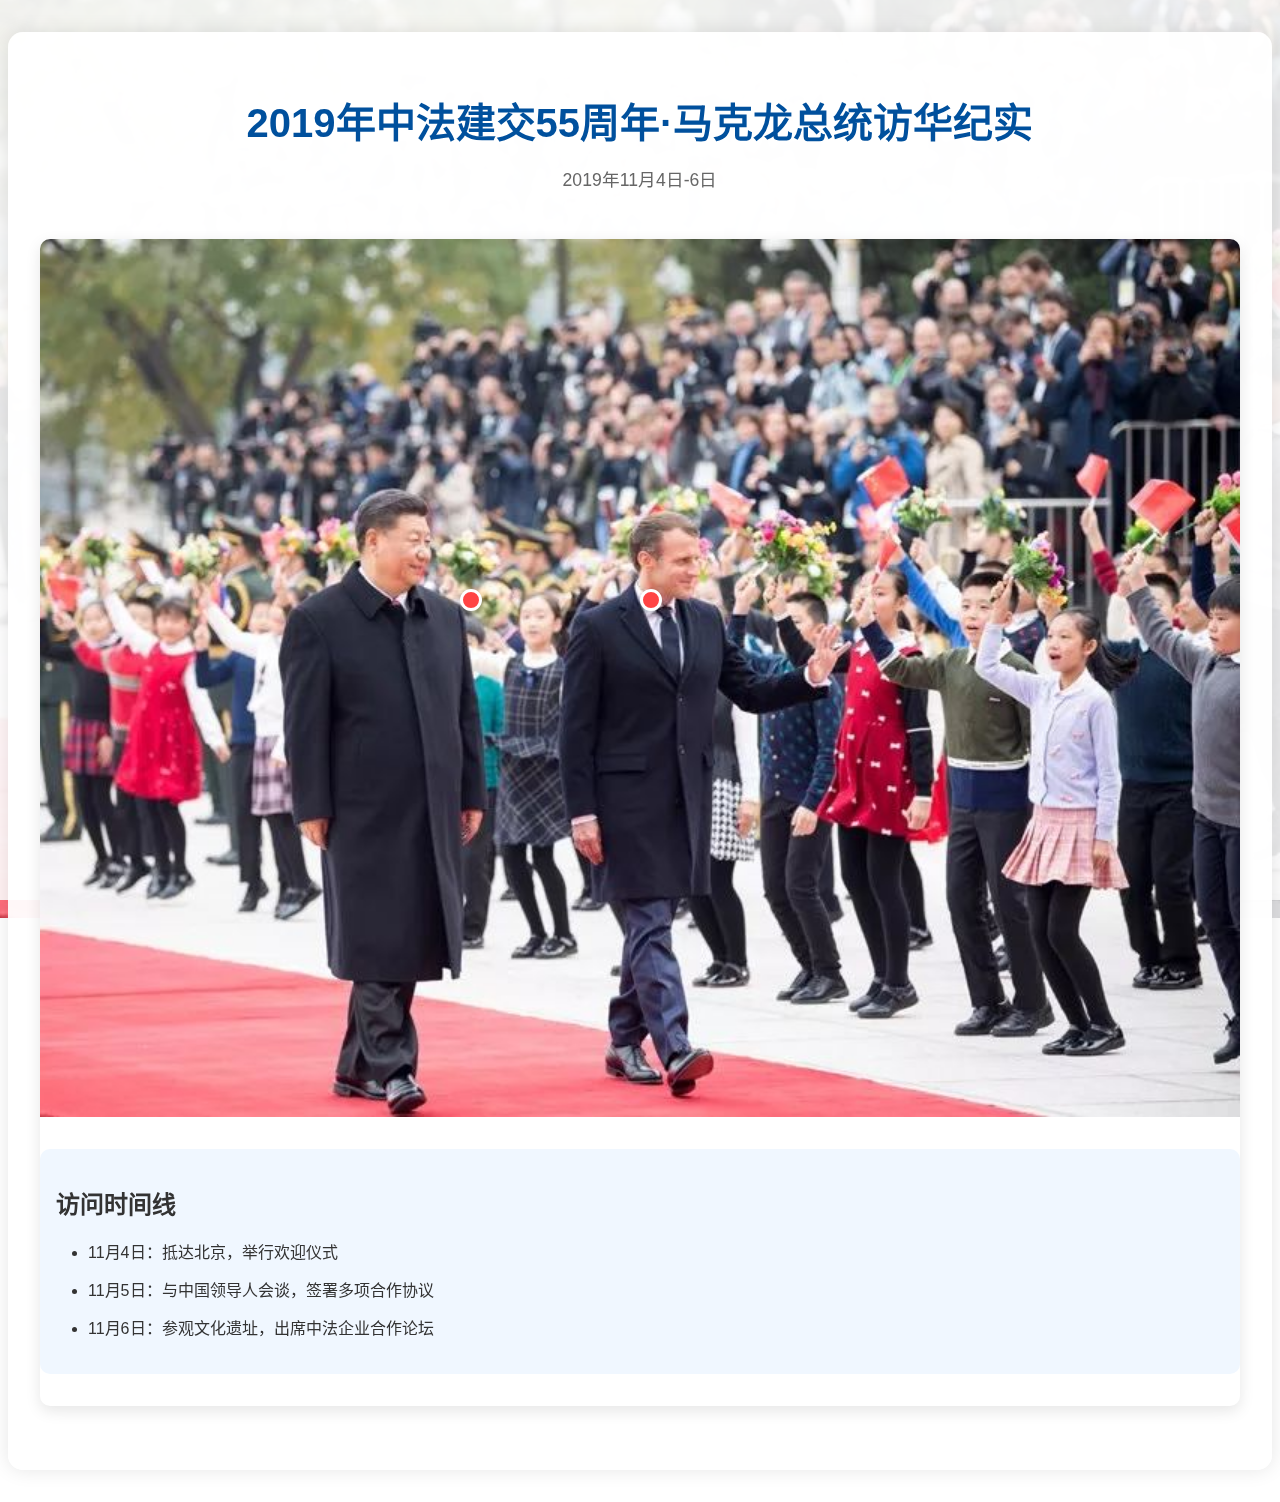
<file: index.html>
<!DOCTYPE html>
<html lang="zh-CN">
<head>
    <meta charset="UTF-8">
    <meta name="viewport" content="width=device-width, initial-scale=1.0">
    <title>2019马克龙访华：中法建交55周年的友好之旅</title>
    <link rel="stylesheet" href="styles.css">
</head>
<body>
    <div class="background-overlay"></div>
    <main class="container">
        <header class="header">
            <h1>2019年中法建交55周年·马克龙总统访华纪实</h1>
            <p class="date">2019年11月4日-6日</p>
        </header>

        <div class="main-image">
            <img src="19年马克龙访华.jpeg" alt="2019年马克龙访华全景" class="feature-image" usemap="#personMap">
        <map name="personMap">
            <area shape="polygon" coords="620,200,780,200,780,400,620,400" data-person="macron" alt="马克龙" title="点击查看马克龙信息">
            <area shape="polygon" coords="220,170,380,170,380,380,220,380" data-person="chinese-leader" alt="中国领导人" title="点击查看中国领导人信息">
        </map>

        <!-- 按用户需求设置红点位置 -->
        <div class="dot" style="top:30%; left:50%;" title="点击查看马克龙信息"></div>
        <div class="dot" style="top:30%; left:35%;" title="点击查看中方领导人信息"></div>

    </style>
            
        <section class="timeline" style="margin-top: 2rem;">
            <h2>访问时间线</h2>
            <ul>
                <li>11月4日：抵达北京，举行欢迎仪式</li>
                <li>11月5日：与中国领导人会谈，签署多项合作协议</li>
                <li>11月6日：参观文化遗址，出席中法企业合作论坛</li>
            </ul>
        </section>


    </main>

    <div class="modal" id="infoModal">
        <div class="modal-content">
            <span class="close" id="closeBtn">&times;</span>
            <h2 id="modalTitle"></h2>
            <div id="modalContent"></div>
        </div>
    </div>

    <script src="script.js"></script>
</body>
</html>
</file>
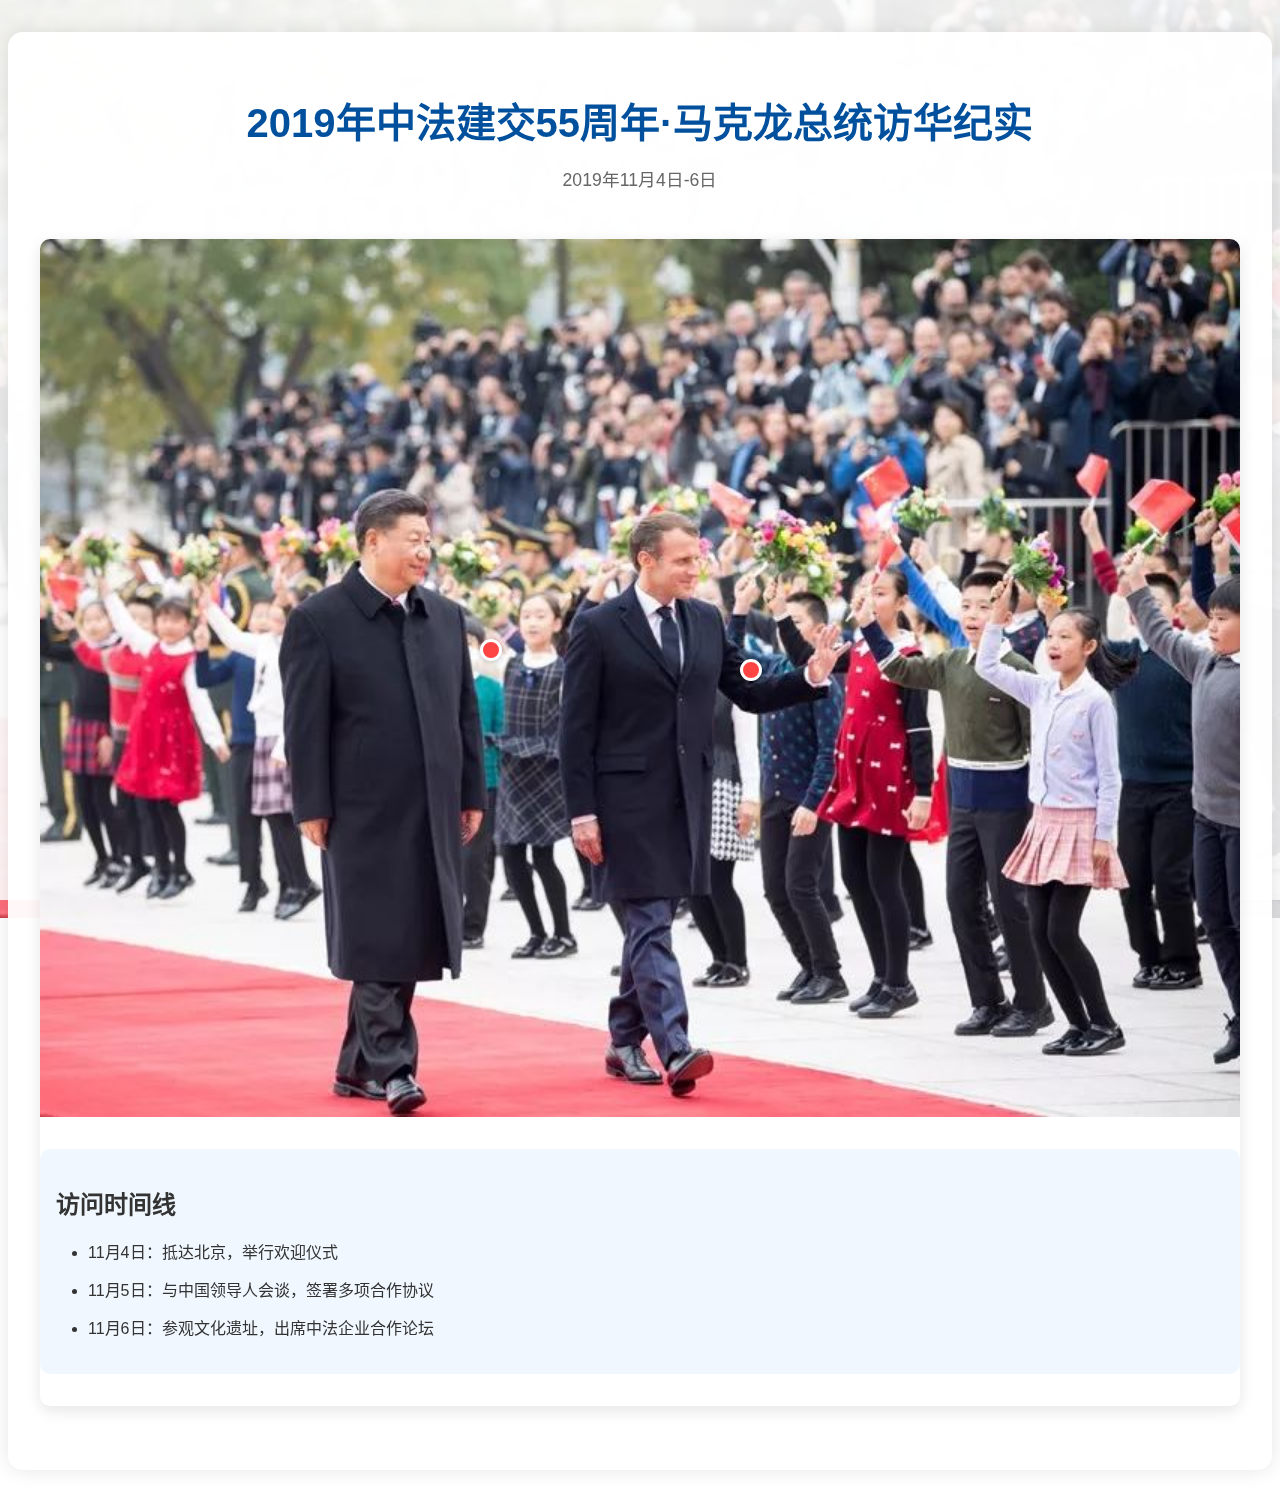
<file: news.html>
<!DOCTYPE html>
<html lang="zh-CN">
<head>
    <meta charset="UTF-8">
    <meta name="viewport" content="width=device-width, initial-scale=1.0">
    <title>2019马克龙访华：中法建交55周年的友好之旅</title>
    <link rel="stylesheet" href="styles.css">
</head>
<body>
    <div class="background-overlay"></div>
    <main class="container">
        <header class="header">
            <h1>2019年中法建交55周年·马克龙总统访华纪实</h1>
            <p class="date">2019年11月4日-6日</p>
        </header>

        <div class="main-image">
            <img src="19年马克龙访华.jpeg" alt="2019年马克龙访华全景" class="feature-image" usemap="#personMap">
        <map name="personMap">
            <area shape="polygon" coords="620,200,780,200,780,400,620,400" data-person="macron" alt="马克龙" title="点击查看马克龙信息">
            <area shape="polygon" coords="220,170,380,170,380,380,220,380" data-person="chinese-leader" alt="中国领导人" title="点击查看中国领导人信息">
        </map>

        <!-- 微调红点left坐标至人物右侧边缘 -->
        <div class="dot" style="top:420px; left:700px;" title="点击查看马克龙信息"></div>
        <div class="dot" style="top:400px; left:440px;" title="点击查看中方领导人信息"></div>

        <section class="timeline" style="margin-top: 2rem;">
            <h2>访问时间线</h2>
            <ul>
                <li>11月4日：抵达北京，举行欢迎仪式</li>
                <li>11月5日：与中国领导人会谈，签署多项合作协议</li>
                <li>11月6日：参观文化遗址，出席中法企业合作论坛</li>
            </ul>
        </section>


    </main>

    <div class="modal" id="infoModal">
        <div class="modal-content">
            <span class="close" id="closeBtn">&times;</span>
            <h2 id="modalTitle"></h2>
            <div id="modalContent"></div>
        </div>
    </div>

    <script src="script.js"></script>
</body>
</html>
</file>
<file: styles.css>
:root {
    --primary-color: #00509d;
    --secondary-color: #f0f7ff;
    --text-color: #333;
}

body {
    margin: 0;
    padding: 0;
    font-family: '微软雅黑', sans-serif;
    background: url('19年马克龙访华.jpeg') no-repeat center/cover fixed;
    color: var(--text-color);
}

.background-overlay {
    position: fixed;
    top: 0;
    left: 0;
    width: 100%;
    height: 100%;
    background: rgba(255, 255, 255, 0.9);
    z-index: -1;
}

.container {
    max-width: 1200px;
    margin: 2rem auto;
    padding: 2rem;
    background: rgba(255, 255, 255, 0.95);
    border-radius: 15px;
    box-shadow: 0 0 20px rgba(0,0,0,0.1);
}

.header {
    text-align: center;
    margin-bottom: 3rem;
}

.header h1 {
    color: var(--primary-color);
    font-size: 2.5rem;
    margin-bottom: 0.5rem;
}

.date {
    color: #666;
    font-size: 1.1rem;
}

.main-image {
    margin: 2rem 0;
    border-radius: 10px;
    overflow: hidden;
    box-shadow: 0 5px 15px rgba(0,0,0,0.1);
    position: relative; /* 为绝对定位的小红点提供参考 */
    max-width: 100%; /* 限制最大宽度 */
}
@media (max-width: 768px) {
    .main-image {
        margin: 1rem 0;
    }
    .feature-image {
        height: auto; /* 移动端保持图片比例 */
    }
    .dot {
        width: 14px; /* 移动端增大红点尺寸 */
        height: 14px;
        border-width: 3px;
    }
}

.dot {
    position: absolute;
    width: 16px;
    height: 16px;
    background: #ff4444;
    border-radius: 50%;
    border: 3px solid white;
    box-shadow: 0 2px 5px rgba(0,0,0,0.2);
    cursor: pointer;
    z-index: 2; /* 进一步提升层级 */
}

@media (max-width: 768px) {
    .dot {
        width: 20px; /* 移动端增大点击区域 */
        height: 20px;
    }
}

.feature-image {
    width: 100%;
    height: auto;
    display: block;
    object-fit: cover;
}

.timeline {
    margin: 2rem 0;
    padding: 1rem;
    background: var(--secondary-color);
    border-radius: 10px;
}

.timeline ul {
    padding-left: 2rem;
}

.timeline li {
    margin: 0.8rem 0;
    line-height: 1.6;
}

.characters {
    margin-top: 3rem;
}

.character-grid {
    display: grid;
    grid-template-columns: repeat(auto-fit, minmax(280px, 1fr));
    gap: 2rem;
    padding: 1rem;
}

.character-card {
    background: white;
    border-radius: 10px;
    padding: 1.5rem;
    text-align: center;
    box-shadow: 0 3px 10px rgba(0,0,0,0.05);
    cursor: pointer;
    transition: transform 0.3s ease;
}

.character-card:hover {
    transform: translateY(-5px);
}

.character-avatar {
    width: 120px;
    height: 120px;
    border-radius: 50%;
    object-fit: cover;
    margin-bottom: 1rem;
    border: 3px solid var(--primary-color);
}

.modal {
    display: none;
    position: fixed;
    top: 0;
    left: 0;
    width: 100%;
    height: 100%;
    background: rgba(0,0,0,0.5);
    z-index: 1000;
}

.modal-content {
    position: relative;
    background: white;
    max-width: 600px;
    margin: 10% auto;
    padding: 2rem;
    border-radius: 10px;
    animation: fadeIn 0.3s ease;
}

.close {
    position: absolute;
    top: 1rem;
    right: 1rem;
    font-size: 2rem;
    cursor: pointer;
}

@keyframes fadeIn {
    from { opacity: 0; transform: translateY(-20px); }
    to { opacity: 1; transform: translateY(0); }
}

@media (max-width: 768px) {
    .container {
        margin: 1rem;
        padding: 1rem;
    }
    .character-grid {
        grid-template-columns: 1fr;
    }
}
</file>
